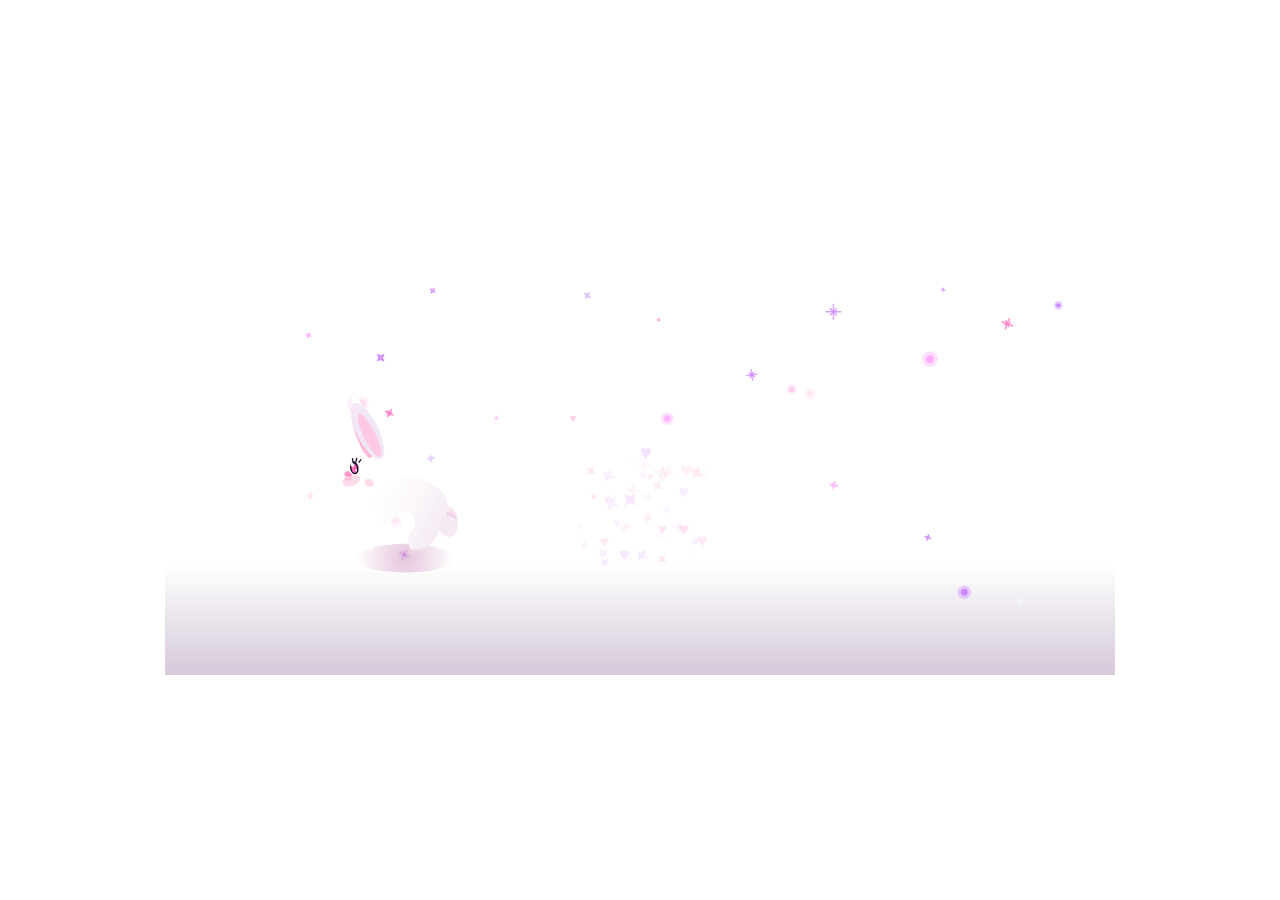
<file: conejo.html>
<!DOCTYPE html>
<html lang="es">
<head>
    <meta charset="UTF-8">
    <meta name="viewport" content="width=device-width, initial-scale=1.0">
    <title>Conejo K-pop Animado v3 - Orejas Corregidas</title>
    <style>
        body {
            margin: 0; padding: 0;
            background: transparent;
            overflow: hidden;
            display: flex; justify-content: center; align-items: center;
            height: 100vh;
        }
        canvas { display: block; background: transparent; }
    </style>
</head>
<body>
<canvas id="canvasConejo"></canvas>
<script>
const canvas = document.getElementById('canvasConejo');
const ctx = canvas.getContext('2d');
canvas.width = 950;
canvas.height = 450;

const SUELO_MAX = canvas.height - 30;
const SUELO_MIN = canvas.height - 110;

// ── Estrellitas flotantes de fondo ──────────────────────────
const estrellasFondo = [];
for (let i = 0; i < 28; i++) {
    estrellasFondo.push({
        x: Math.random() * canvas.width,
        y: Math.random() * canvas.height * 0.85,
        size: Math.random() * 4 + 2,
        alpha: Math.random(),
        vel: Math.random() * 0.015 + 0.008,
        fase: Math.random() * Math.PI * 2,
        tipo: Math.floor(Math.random() * 3),
        color: ['#ff88cc','#cc88ff','#ffddee','#ffaaff','#ffffff'][Math.floor(Math.random()*5)]
    });
}

function dibujarEstrellitaFondo(e, t) {
    const alpha = 0.3 + 0.7 * Math.abs(Math.sin(t * e.vel + e.fase));
    ctx.save();
    ctx.globalAlpha = alpha;
    ctx.fillStyle = e.color;
    ctx.strokeStyle = e.color;
    ctx.translate(e.x, e.y);

    if (e.tipo === 0) {
        ctx.rotate(t * e.vel * 0.5 + e.fase);
        for (let i = 0; i < 4; i++) {
            ctx.rotate(Math.PI / 2);
            ctx.beginPath();
            ctx.moveTo(0,0); ctx.lineTo(e.size*0.3,e.size*0.3);
            ctx.lineTo(0,e.size); ctx.lineTo(-e.size*0.3,e.size*0.3);
            ctx.closePath(); ctx.fill();
        }
    } else if (e.tipo === 1) {
        ctx.rotate(t * e.vel * 0.3 + e.fase);
        ctx.lineWidth = 1.5;
        ctx.lineCap = 'round';
        const s = e.size * 1.4;
        ctx.beginPath(); ctx.moveTo(0,-s); ctx.lineTo(0,s); ctx.stroke();
        ctx.beginPath(); ctx.moveTo(-s,0); ctx.lineTo(s,0); ctx.stroke();
        ctx.rotate(Math.PI/4);
        ctx.beginPath(); ctx.moveTo(0,-s*0.6); ctx.lineTo(0,s*0.6); ctx.stroke();
        ctx.beginPath(); ctx.moveTo(-s*0.6,0); ctx.lineTo(s*0.6,0); ctx.stroke();
    } else {
        ctx.beginPath(); ctx.arc(0, 0, e.size * 0.7, 0, Math.PI*2); ctx.fill();
        ctx.globalAlpha = alpha * 0.4;
        ctx.beginPath(); ctx.arc(0, 0, e.size * 1.4, 0, Math.PI*2); ctx.fill();
    }
    ctx.restore();
}

// ── Partículas ───────────────────────────────────────────────
const particulas = [];
function crearParticula(x, y) {
    particulas.push({
        x, y,
        vx: (Math.random()-0.5)*3,
        vy: -(Math.random()*2.5+1.5),
        alpha: 1,
        size: Math.random()*5+4,
        tipo: Math.random()>0.5?'corazon':'estrella',
        color: Math.random()>0.5?'#ff69b4':'#cc88ff',
    });
}
function actualizarParticulas() {
    for (let i = particulas.length-1; i>=0; i--) {
        const p = particulas[i];
        p.x+=p.vx; p.y+=p.vy; p.vy+=0.05; p.alpha-=0.022;
        if (p.alpha<=0) particulas.splice(i,1);
    }
}
function renderizarParticulas() {
    for (const p of particulas) {
        ctx.save();
        ctx.globalAlpha = Math.max(0, p.alpha);
        ctx.fillStyle = p.color;
        ctx.translate(p.x, p.y);
        if (p.tipo==='corazon') {
            const s=p.size/10; ctx.scale(s,s);
            ctx.beginPath();
            ctx.moveTo(0,-2); ctx.bezierCurveTo(0,-6,-6,-6,-6,-2);
            ctx.bezierCurveTo(-6,2,0,6,0,8);
            ctx.bezierCurveTo(0,6,6,2,6,-2);
            ctx.bezierCurveTo(6,-6,0,-6,0,-2); ctx.fill();
        } else {
            ctx.rotate(p.alpha*4);
            for (let i=0;i<4;i++) {
                ctx.rotate(Math.PI/2);
                ctx.beginPath();
                ctx.moveTo(0,0); ctx.lineTo(p.size*0.3,p.size*0.3);
                ctx.lineTo(0,p.size); ctx.lineTo(-p.size*0.3,p.size*0.3);
                ctx.closePath(); ctx.fill();
            }
        }
        ctx.restore();
    }
}

// ── Conejo ───────────────────────────────────────────────────
const conejo = {
    x: canvas.width/2, y: SUELO_MAX-80, z: 1.0,
    lineaSueloActual: SUELO_MAX,
    velocidadX:0, velocidadY:0, velocidadZ:0,
    gravedad:0.54, fuerzaSalto:-13,
    enElSuelo:true, esperandoSalto:false,
    tick:0, saltosHechos:0,

    dibujarOreja(baseX, baseY, largo, ancho, angulo, colorOuter, colorInner) {
        ctx.save();
        ctx.translate(baseX, baseY);
        ctx.rotate(angulo);
        ctx.fillStyle = colorOuter;
        ctx.beginPath();
        ctx.ellipse(0, -largo/2, ancho, largo/2, 0, 0, Math.PI*2);
        ctx.fill();
        ctx.fillStyle = colorInner;
        ctx.beginPath();
        ctx.ellipse(0, -largo/2 + 4, ancho*0.55, largo/2 - 6, 0, 0, Math.PI*2);
        ctx.fill();
        // Brillo punta de oreja
        ctx.fillStyle = 'rgba(255,230,245,0.55)';
        ctx.beginPath();
        ctx.ellipse(ancho*0.2, -largo+6, ancho*0.22, 6, -0.3, 0, Math.PI*2);
        ctx.fill();
        ctx.restore();
    },

    dibujar() {
        ctx.save();
        ctx.translate(this.x, this.y);

        let extT=0, extD=0, scX=1, scY=1;
        const dir = this.velocidadX < 0 ? -1 : 1;

        if (!this.enElSuelo) {
            if (this.velocidadY < 0) {
                extT=-18; extD=12; scX=1.11; scY=0.91;
            } else {
                extT=5; extD=5; scX=1.0; scY=1.05;
            }
        } else {
            scX=0.87; scY=1.13;
        }

        ctx.scale(scX * this.z * dir, scY * this.z);
        if (dir === -1) ctx.translate(-52, 0);

        // Sombra suelo
        ctx.save();
        ctx.scale(1/scX, 1/scY);
        const sy = 78 * scY;
        const gs = ctx.createRadialGradient(26,sy+6,1,26,sy+6,34*this.z);
        gs.addColorStop(0,'rgba(160,50,130,0.28)');
        gs.addColorStop(1,'rgba(160,50,130,0)');
        ctx.fillStyle = gs;
        ctx.beginPath(); ctx.ellipse(26,sy+6,34*this.z,10*this.z,0,0,Math.PI*2); ctx.fill();
        ctx.restore();

        // Cola
        ctx.fillStyle = '#f8e8f2';
        ctx.beginPath(); ctx.arc(-8,52,9.5,0,Math.PI*2); ctx.fill();
        ctx.fillStyle = 'rgba(220,170,210,0.3)';
        ctx.beginPath(); ctx.arc(-10,54,7,0,Math.PI*2); ctx.fill();

        // ── Orejas Corregidas (Ancladas firmemente a la cabeza) ──
        this.dibujarOreja(54, 6, 54, 10, 0.35, '#ffffff', '#ffb8d9');
        this.dibujarOreja(46, 5, 50, 9,  0.48, '#f0e8f5', '#ffc8e4');

        // Cuerpo
        ctx.fillStyle = '#ffffff';
        ctx.beginPath();
        ctx.moveTo(58,44);
        ctx.bezierCurveTo(68,32,74,26,76,20);
        ctx.bezierCurveTo(83,14,82,3,70,1);
        ctx.bezierCurveTo(64,-1,55,3,53,10);
        ctx.bezierCurveTo(48,4,42,0,40,8);
        ctx.bezierCurveTo(36,4,30,0,28,8);
        ctx.bezierCurveTo(32,14,20,17,10,22);
        ctx.bezierCurveTo(-5,27,-13,37,-8,51);
        ctx.bezierCurveTo(-17,50,-21,57,-16,64);
        ctx.bezierCurveTo(-13,69,-5,67,-2,61);
        ctx.bezierCurveTo(-5+extT,69,0+extT,77,16+extT,77);
        ctx.bezierCurveTo(23,74,26,66,20,61);
        ctx.bezierCurveTo(15,55,18,47,28,47);
        ctx.bezierCurveTo(36,47,42,51,43,59);
        ctx.bezierCurveTo(43,62,46+extD,71,49+extD,77);
        ctx.bezierCurveTo(52+extD,77,55+extD,74,54,68);
        ctx.bezierCurveTo(51,60,47,52,52,47);
        ctx.bezierCurveTo(55,45,58,44,58,44);
        ctx.closePath(); ctx.fill();

        // Sombra lateral (volumen)
        const gv = ctx.createLinearGradient(65,20,-5,55);
        gv.addColorStop(0,'rgba(255,255,255,0)');
        gv.addColorStop(1,'rgba(200,140,190,0.18)');
        ctx.fillStyle = gv;
        ctx.beginPath();
        ctx.moveTo(58,44); ctx.bezierCurveTo(32,14,20,17,10,22);
        ctx.bezierCurveTo(-5,27,-13,37,-8,51);
        ctx.bezierCurveTo(-17,50,-21,57,-16,64);
        ctx.bezierCurveTo(-13,69,-5,67,-2,61);
        ctx.bezierCurveTo(-5+extT,69,0+extT,77,16+extT,77);
        ctx.bezierCurveTo(23,74,26,66,20,61);
        ctx.bezierCurveTo(15,55,18,47,28,47);
        ctx.bezierCurveTo(36,47,42,51,43,59); ctx.lineTo(52,47);
        ctx.bezierCurveTo(55,45,58,44,58,44); ctx.fill();

        // Mejillas
        ctx.fillStyle = 'rgba(255,140,190,0.32)';
        ctx.beginPath(); ctx.ellipse(71,22,7.5,4.5,0.3,0,Math.PI*2); ctx.fill();
        ctx.beginPath(); ctx.ellipse(56,24,4,3,-0.3,0,Math.PI*2); ctx.fill();

        // Nariz
        ctx.fillStyle = '#ff99cc';
        ctx.beginPath(); ctx.ellipse(73.5,17,3.2,2.2,0,0,Math.PI*2); ctx.fill();

        // Sonrisa
        ctx.strokeStyle = 'rgba(255,120,170,0.5)'; ctx.lineWidth=1; ctx.lineCap='round';
        ctx.beginPath(); ctx.moveTo(71,20); ctx.quadraticCurveTo(73.5,23,76,20); ctx.stroke();

        // Ojo
        ctx.fillStyle = '#ffffff';
        ctx.beginPath(); ctx.ellipse(68.5,12,4.5,6,0.2,0,Math.PI*2); ctx.fill();
        ctx.fillStyle = '#1a0a2e';
        ctx.beginPath(); ctx.ellipse(68.5,12,3.5,5.2,0.2,0,Math.PI*2); ctx.fill();
        ctx.fillStyle = '#ff69b4';
        ctx.beginPath(); ctx.ellipse(68.5,12.5,2.2,3.5,0.2,0,Math.PI*2); ctx.fill();
        ctx.fillStyle = '#ffffff';
        ctx.beginPath(); ctx.ellipse(70.2,9.5,1.4,2.0,0.5,0,Math.PI*2); ctx.fill();
        ctx.beginPath(); ctx.ellipse(67,14,0.8,0.8,0,0,Math.PI*2); ctx.fill();

        // Pestañas
        ctx.strokeStyle = '#1a0a2e'; ctx.lineWidth=1.1;
        ctx.beginPath(); ctx.moveTo(64.5,7.5); ctx.lineTo(63,5.5); ctx.stroke();
        ctx.beginPath(); ctx.moveTo(67,6.8); ctx.lineTo(66.5,4.5); ctx.stroke();
        ctx.beginPath(); ctx.moveTo(69.5,7.0); ctx.lineTo(70,4.8); ctx.stroke();

        ctx.restore();
    },

    actualizar() {
        this.tick++;

        if (!this.enElSuelo) {
            this.velocidadY += this.gravedad;
            this.x += this.velocidadX;
            this.z += this.velocidadZ;
            this.z = Math.max(0.44, Math.min(this.z, 1.2));
            if (this.velocidadY < -8 && this.tick % 4 === 0)
                crearParticula(this.x + (Math.random()-0.5)*20, this.y - 20);
        } else {
            this.velocidadX = 0; this.velocidadZ = 0;
            if (!this.esperandoSalto) {
                this.esperandoSalto = true;
                setTimeout(() => { this.saltar(); this.esperandoSalto = false; },
                    Math.random() * 200 + 130);
            }
        }

        this.y += this.velocidadY;
        const alt = 77 * this.z;
        if (this.y + alt >= this.lineaSueloActual) {
            this.y = this.lineaSueloActual - alt;
            this.velocidadY = 0; this.enElSuelo = true;
            if (this.saltosHechos > 0)
                for (let i=0; i<5; i++)
                    crearParticula(this.x + (Math.random()-0.5)*30, this.y + alt - 5);
            this.saltosHechos++;
        }

        if (this.x < 65 && this.velocidadX < 0)                 this.velocidadX *= -1;
        if (this.x > canvas.width - 135 && this.velocidadX > 0) this.velocidadX *= -1;
    },

    saltar() {
        this.enElSuelo = false;
        this.velocidadY = this.fuerzaSalto + (Math.random()*2.5 - 1.2);
        this.velocidadX = (Math.random()>0.5?1:-1) * (Math.random()*5+3.5);
        const ns = Math.random() * (SUELO_MAX - SUELO_MIN) + SUELO_MIN;
        this.velocidadZ = ns < this.lineaSueloActual ? -0.012 : 0.012;
        this.lineaSueloActual = ns;
    }
};

function dibujarFondo() {
    const grd = ctx.createLinearGradient(0, SUELO_MIN, 0, SUELO_MAX+30);
    grd.addColorStop(0,'rgba(40,10,60,0.0)');
    grd.addColorStop(1,'rgba(70,10,90,0.22)');
    ctx.fillStyle = grd;
    ctx.fillRect(0, SUELO_MIN, canvas.width, SUELO_MAX - SUELO_MIN + 30);
}

let tick = 0;
function animar() {
    tick++;
    ctx.clearRect(0, 0, canvas.width, canvas.height);
    dibujarFondo();
    for (const e of estrellasFondo) dibujarEstrellitaFondo(e, tick);
    actualizarParticulas();
    renderizarParticulas();
    conejo.actualizar();
    conejo.dibujar();
    requestAnimationFrame(animar);
}

conejo.lineaSueloActual = SUELO_MAX;
animar();
</script>
</body>
</html>
</file>
